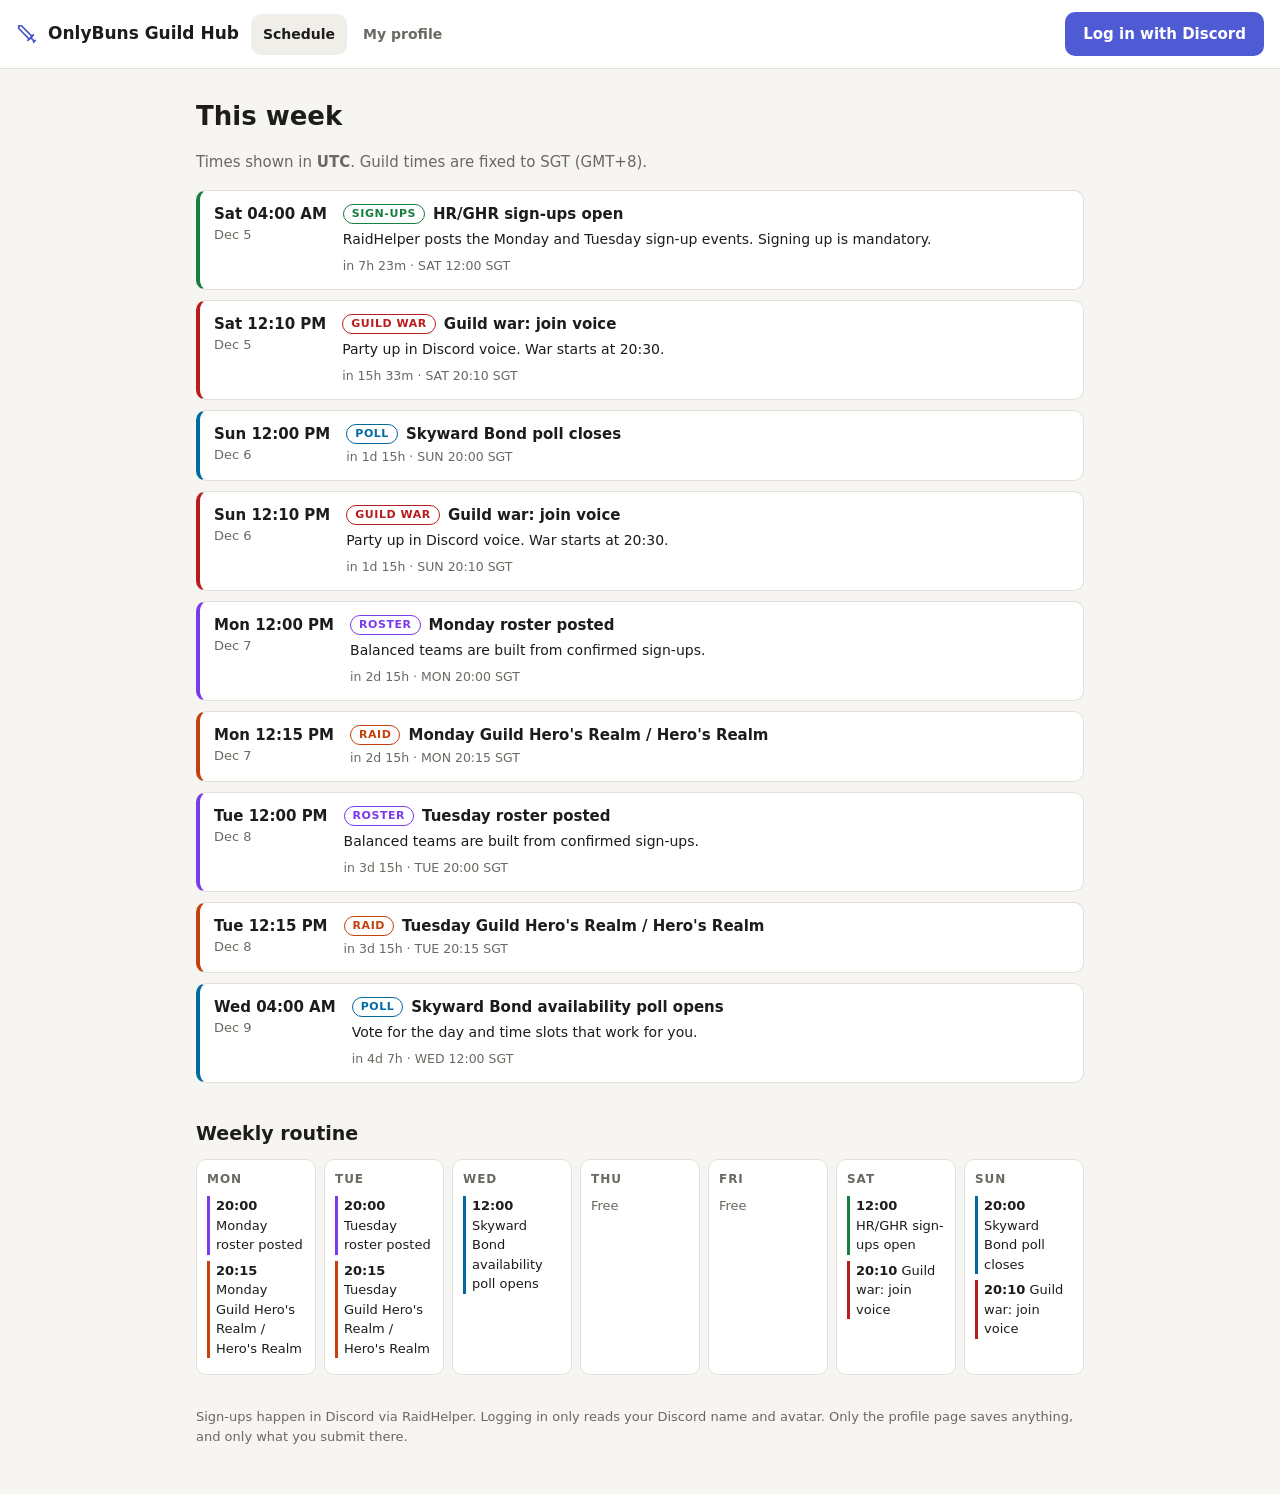
<file: index.html>
<!doctype html>
<html lang="en">
<head>
  <meta charset="utf-8">
  <meta name="viewport" content="width=device-width, initial-scale=1">
  <meta http-equiv="Content-Security-Policy" content="default-src 'self'; script-src 'self'; style-src 'self' https://fonts.googleapis.com; font-src https://fonts.gstatic.com; img-src 'self' https://cdn.discordapp.com; connect-src https://discord.com https://140.245.96.135; base-uri 'none'; form-action 'none'; object-src 'none'">
  <meta name="referrer" content="no-referrer">
  <title>OnlyBuns Guild Hub</title>
  <meta name="description" content="Weekly raid, guild war and poll schedule for the OnlyBuns guild.">
  <link rel="preconnect" href="https://fonts.gstatic.com" crossorigin>
  <link rel="stylesheet" href="https://fonts.googleapis.com/css2?family=IBM+Plex+Sans:wght@400;500;600&amp;family=Space+Grotesk:wght@500;600;700&amp;display=swap">
  <link rel="stylesheet" href="css/base.css?v=202610080831">
  <link rel="stylesheet" href="css/schedule.css?v=202610080831">
</head>
<body>
  <header class="top">
    <div class="brand">
      <svg class="logo" width="22" height="22" viewBox="0 0 24 24" fill="none" stroke="currentColor" stroke-width="1.8" stroke-linecap="round" stroke-linejoin="round" aria-hidden="true"><path d="M14.5 17.5 3 6V3h3l11.5 11.5"></path><path d="m13 19 6-6"></path><path d="m16 16 4 4"></path><path d="m19 21 2-2"></path></svg>
      <span>OnlyBuns Guild Hub</span>
    </div>
    <nav class="nav"><a href="./" aria-current="page">Schedule</a><a href="profile.html">My profile</a><a href="roster.html" class="officer-only" hidden>Roster</a><a href="responses.html" class="officer-only" hidden>Responses</a></nav>
    <div id="auth"></div>
  </header>

  <main>
    <section id="welcome" class="card" hidden></section>

    <section>
      <h1>This week</h1>
      <p class="muted">Times shown in <strong id="tz"></strong>. Guild times are fixed to SGT (GMT+8).</p>
      <ol id="upcoming" class="events"></ol>
    </section>

    <section>
      <h2>Weekly routine</h2>
      <div id="routine" class="grid"></div>
    </section>
  </main>

  <footer class="muted">
    Sign-ups happen in Discord via RaidHelper. Logging in only reads your Discord name and avatar. Only the profile page saves anything, and only what you submit there.
  </footer>

  <script type="module" src="js/pages/schedule.js?v=202610080831"></script>
</body>
</html>
</file>
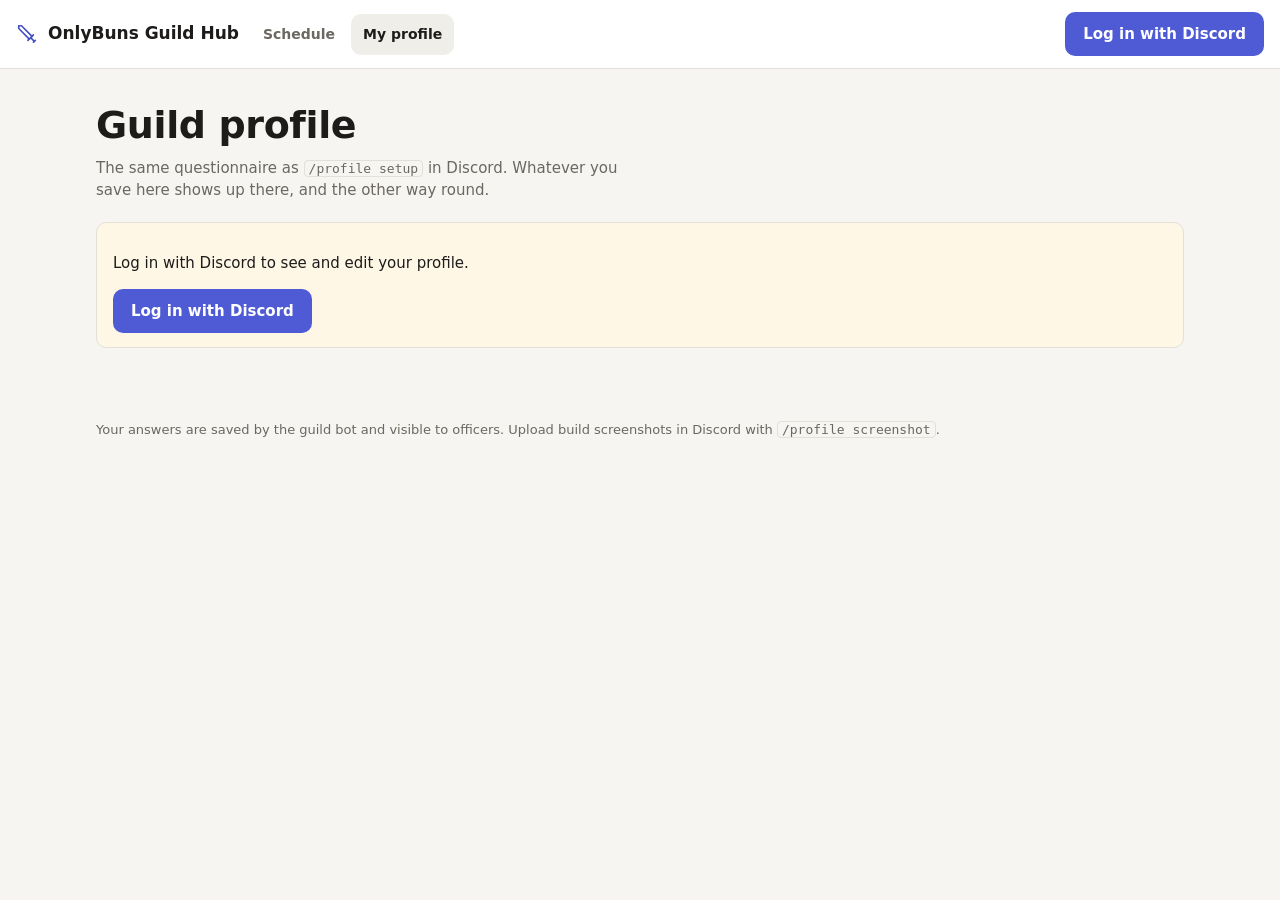
<file: profile.html>
<!doctype html>
<html lang="en">
<head>
  <meta charset="utf-8">
  <meta name="viewport" content="width=device-width, initial-scale=1">
  <meta http-equiv="Content-Security-Policy" content="default-src 'self'; script-src 'self'; style-src 'self' https://fonts.googleapis.com; font-src https://fonts.gstatic.com; img-src 'self' https://cdn.discordapp.com; connect-src https://discord.com https://140.245.96.135; base-uri 'none'; form-action 'none'; object-src 'none'">
  <meta name="referrer" content="no-referrer">
  <title>Guild Profile</title>
  <meta name="description" content="Fill in or update your OnlyBuns guild member profile.">
  <link rel="preconnect" href="https://fonts.gstatic.com" crossorigin>
  <link rel="stylesheet" href="https://fonts.googleapis.com/css2?family=IBM+Plex+Sans:wght@400;500;600&amp;family=Space+Grotesk:wght@500;600;700&amp;display=swap">
  <link rel="stylesheet" href="css/base.css?v=202610080831">
  <link rel="stylesheet" href="css/profile.css?v=202610080831">
</head>
<body>
  <header class="top">
    <div class="brand">
      <svg class="logo" width="22" height="22" viewBox="0 0 24 24" fill="none" stroke="currentColor" stroke-width="1.8" stroke-linecap="round" stroke-linejoin="round" aria-hidden="true"><path d="M14.5 17.5 3 6V3h3l11.5 11.5"></path><path d="m13 19 6-6"></path><path d="m16 16 4 4"></path><path d="m19 21 2-2"></path></svg>
      <span>OnlyBuns Guild Hub</span>
    </div>
    <nav class="nav"><a href="./">Schedule</a><a href="profile.html" aria-current="page">My profile</a><a href="roster.html" class="officer-only" hidden>Roster</a><a href="responses.html" class="officer-only" hidden>Responses</a></nav>
    <div id="auth"></div>
  </header>

  <main class="wide">
    <div class="pf-hero">
      <div class="pf-hero-text">
        <h1>Guild profile</h1>
        <p class="lede">The same questionnaire as <code>/profile setup</code> in Discord. Whatever you save here shows up there, and the other way round.</p>
      </div>
      <div id="progress" class="pf-progress" hidden></div>
    </div>
    <section id="status" class="card" hidden></section>
    <div id="layout" class="pf-layout" hidden>
      <nav id="rail" class="pf-rail" aria-label="Profile sections"></nav>
      <div id="profile" class="pf-main"></div>
    </div>
  </main>

  <footer class="muted wide">
    Your answers are saved by the guild bot and visible to officers. Upload build screenshots in Discord with <code>/profile screenshot</code>.
  </footer>

  <script type="module" src="js/pages/profile/main.js?v=202610080831"></script>
</body>
</html>
</file>
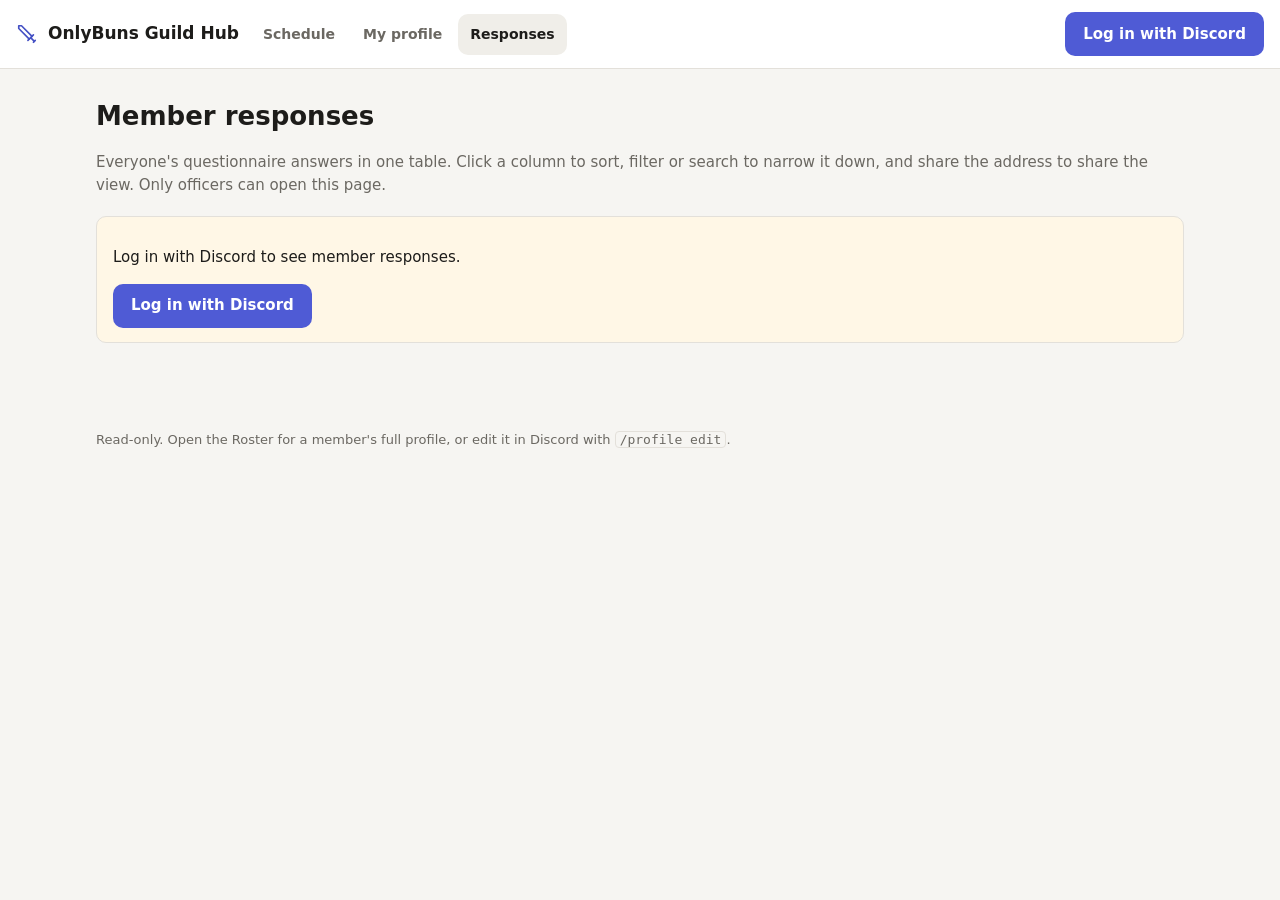
<file: responses.html>
<!doctype html>
<html lang="en">
<head>
  <meta charset="utf-8">
  <meta name="viewport" content="width=device-width, initial-scale=1">
  <meta http-equiv="Content-Security-Policy" content="default-src 'self'; script-src 'self'; style-src 'self' https://fonts.googleapis.com; font-src https://fonts.gstatic.com; img-src 'self' https://cdn.discordapp.com; connect-src https://discord.com https://140.245.96.135; base-uri 'none'; form-action 'none'; object-src 'none'">
  <meta name="referrer" content="no-referrer">
  <title>Member Responses</title>
  <meta name="description" content="Officer table of every guild member's answers, with sorting, filters and search.">
  <link rel="preconnect" href="https://fonts.gstatic.com" crossorigin>
  <link rel="stylesheet" href="https://fonts.googleapis.com/css2?family=IBM+Plex+Sans:wght@400;500;600&amp;family=Space+Grotesk:wght@500;600;700&amp;display=swap">
  <link rel="stylesheet" href="css/base.css?v=202610080831">
  <link rel="stylesheet" href="css/responses.css?v=202610080831">
</head>
<body>
  <header class="top">
    <div class="brand">
      <svg class="logo" width="22" height="22" viewBox="0 0 24 24" fill="none" stroke="currentColor" stroke-width="1.8" stroke-linecap="round" stroke-linejoin="round" aria-hidden="true"><path d="M14.5 17.5 3 6V3h3l11.5 11.5"></path><path d="m13 19 6-6"></path><path d="m16 16 4 4"></path><path d="m19 21 2-2"></path></svg>
      <span>OnlyBuns Guild Hub</span>
    </div>
    <nav class="nav"><a href="./">Schedule</a><a href="profile.html">My profile</a><a href="roster.html" class="officer-only" hidden>Roster</a><a href="responses.html" class="officer-only" aria-current="page">Responses</a></nav>
    <div id="auth"></div>
  </header>

  <main class="wide">
    <h1>Member responses</h1>
    <p class="muted">Everyone's questionnaire answers in one table. Click a column to sort, filter or search to narrow it down, and share the address to share the view. Only officers can open this page.</p>
    <section id="status" class="card" hidden></section>
    <div id="tools" class="tools" hidden></div>
    <p id="count" class="muted"></p>
    <div id="table-wrap" class="table-wrap" hidden>
      <table class="responses">
        <thead id="thead"></thead>
        <tbody id="tbody"></tbody>
      </table>
    </div>
  </main>

  <footer class="muted wide">
    Read-only. Open the Roster for a member's full profile, or edit it in Discord with <code>/profile edit</code>.
  </footer>

  <script type="module" src="js/pages/responses.js?v=202610080831"></script>
</body>
</html>
</file>
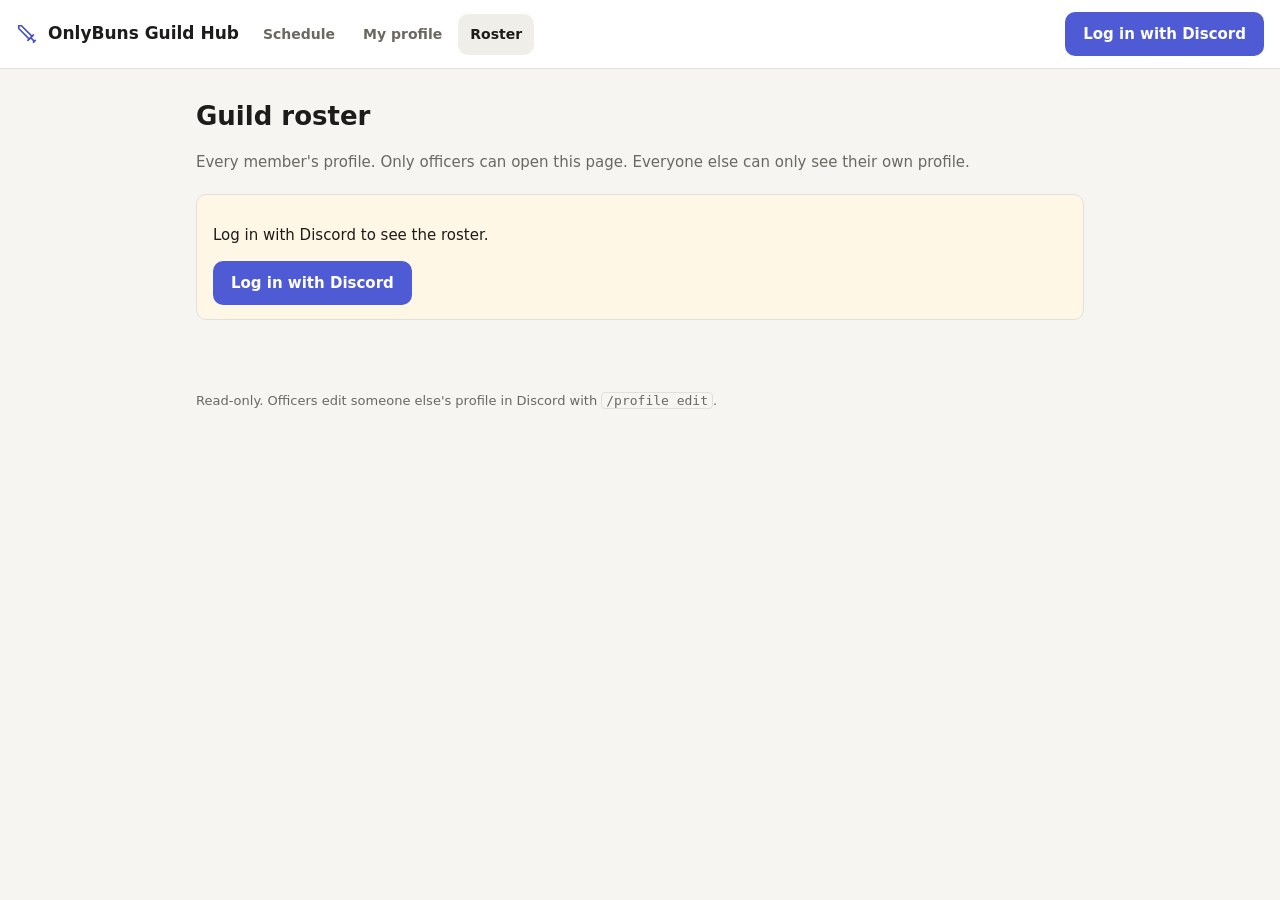
<file: roster.html>
<!doctype html>
<html lang="en">
<head>
  <meta charset="utf-8">
  <meta name="viewport" content="width=device-width, initial-scale=1">
  <meta http-equiv="Content-Security-Policy" content="default-src 'self'; script-src 'self'; style-src 'self' https://fonts.googleapis.com; font-src https://fonts.gstatic.com; img-src 'self' https://cdn.discordapp.com; connect-src https://discord.com https://140.245.96.135; base-uri 'none'; form-action 'none'; object-src 'none'">
  <meta name="referrer" content="no-referrer">
  <title>Guild Roster</title>
  <meta name="description" content="Officer view of every OnlyBuns guild member profile.">
  <link rel="preconnect" href="https://fonts.gstatic.com" crossorigin>
  <link rel="stylesheet" href="https://fonts.googleapis.com/css2?family=IBM+Plex+Sans:wght@400;500;600&amp;family=Space+Grotesk:wght@500;600;700&amp;display=swap">
  <link rel="stylesheet" href="css/base.css?v=202610080831">
  <link rel="stylesheet" href="css/roster.css?v=202610080831">
</head>
<body>
  <header class="top">
    <div class="brand">
      <svg class="logo" width="22" height="22" viewBox="0 0 24 24" fill="none" stroke="currentColor" stroke-width="1.8" stroke-linecap="round" stroke-linejoin="round" aria-hidden="true"><path d="M14.5 17.5 3 6V3h3l11.5 11.5"></path><path d="m13 19 6-6"></path><path d="m16 16 4 4"></path><path d="m19 21 2-2"></path></svg>
      <span>OnlyBuns Guild Hub</span>
    </div>
    <nav class="nav"><a href="./">Schedule</a><a href="profile.html">My profile</a><a href="roster.html" class="officer-only" aria-current="page">Roster</a><a href="responses.html" class="officer-only" hidden>Responses</a></nav>
    <div id="auth"></div>
  </header>

  <main>
    <h1>Guild roster</h1>
    <p class="muted">Every member's profile. Only officers can open this page. Everyone else can only see their own profile.</p>
    <section id="status" class="card"></section>

    <div id="tools" class="tools" hidden>
      <input id="q" type="search" placeholder="Search name, IGN or weapon" aria-label="Search">
      <select id="interest" aria-label="Interest">
        <option value="">All interests</option>
        <option value="gvg">Guild War (GvG)</option>
        <option value="pve">Skyward Bond / Speedruns</option>
        <option value="social">Casual / Social</option>
      </select>
      <select id="state" aria-label="Status">
        <option value="">Complete or not</option>
        <option value="done">Complete</option>
        <option value="todo">Incomplete</option>
        <option value="gone">Left the server</option>
      </select>
    </div>
    <p id="count" class="muted"></p>
    <div id="roster" class="roster"></div>
  </main>

  <footer class="muted">
    Read-only. Officers edit someone else's profile in Discord with <code>/profile edit</code>.
  </footer>

  <script type="module" src="js/pages/roster.js?v=202610080831"></script>
</body>
</html>
</file>
<file: css/base.css>
/* Shared by every page: design tokens, typography, header, buttons, cards and
   form basics. Page-specific styles live in schedule.css, profile.css and
   roster.css. */

/* ---------- tokens ---------- */
:root {
  color-scheme: light dark;   /* native scrollbars and controls follow the theme */
  --bg: #f6f5f2;
  --surface: #ffffff;
  --surface-2: #f0eee9;
  --sunken: #fbfaf8;
  --text: #1d1c1a;
  --muted: #6b6862;
  --border: #e3e0da;
  --border-strong: #cfcbc3;
  --accent: #4450c4;          /* links and accent text */
  --accent-fill: #4f5bd5;     /* filled buttons and selected states */
  --on-accent: #ffffff;
  --chip-fg: #3a3834;
  --chip-on-bg: #e8eaff;
  --chip-on-border: #4f5bd5;
  --chip-on-fg: #263080;
  --note-bg: #f1f0fb;
  --note-border: #dcdaf2;
  --ok: #15803d;
  --ok-bg: #ecfdf3;
  --warn: #9a5800;
  --warn-bg: #fff7e6;
  --err: #b91c1c;
  --field: #ffffff;
  /* schedule event kinds */
  --raid: #c2410c;
  --roster: #7c3aed;
  --signup: #15803d;
  --poll: #0369a1;
  --war: #b91c1c;
}
@media (prefers-color-scheme: dark) {
  :root {
    --bg: #111114;
    --surface: #18181c;
    --surface-2: #23232a;
    --sunken: #111114;
    --text: #ecebe8;
    --muted: #a09d95;
    --border: #26262d;
    --border-strong: #34343c;
    --accent: #a3aaff;
    --accent-fill: #4f5bd5;
    --chip-fg: #cfccc5;
    --chip-on-bg: #262a5c;
    --chip-on-border: #7c86ff;
    --chip-on-fg: #e4e6ff;
    --note-bg: #1f1e26;
    --note-border: #2e2d3a;
    --ok: #4ade80;
    --ok-bg: #15291d;
    --warn: #f5c27a;
    --warn-bg: #33280f;
    --err: #f59393;
    --field: #111114;
    --raid: #fb923c;
    --roster: #a78bfa;
    --signup: #4ade80;
    --poll: #38bdf8;
    --war: #f87171;
  }
}

/* ---------- page ---------- */
* { box-sizing: border-box; }
body {
  margin: 0;
  background: var(--bg);
  color: var(--text);
  font: 15px/1.5 "IBM Plex Sans", system-ui, -apple-system, "Segoe UI", sans-serif;
}
main, footer { max-width: 920px; margin: 0 auto; padding: 0 16px; }
main.wide, footer.wide { max-width: 1120px; }
footer { padding: 32px 16px 48px; font-size: 13px; }

h1, h2, h3, h4, .brand { font-family: "Space Grotesk", "IBM Plex Sans", system-ui, sans-serif; }
h1 { font-size: 26px; margin: 28px 0 4px; }
h2 { font-size: 19px; margin: 36px 0 12px; }
h3 { font-size: 12px; letter-spacing: .08em; margin: 0 0 8px; color: var(--muted); }
h4 { font-size: 14px; margin: 22px 0 8px; }
a { color: var(--accent); }
.muted { color: var(--muted); }
.eyebrow { margin: 0 0 6px; font-size: 13px; font-weight: 600; letter-spacing: .08em; text-transform: uppercase; color: var(--accent); }
code { font-size: 13px; background: var(--bg); border: 1px solid var(--border); border-radius: 4px; padding: 0 4px; }

/* ---------- header ---------- */
.top {
  display: flex; flex-wrap: wrap; align-items: center; justify-content: space-between; gap: 12px;
  padding: 12px 16px; border-bottom: 1px solid var(--border); background: var(--surface);
  position: sticky; top: 0; z-index: 1;
}
.brand { display: flex; align-items: center; gap: 10px; font-weight: 700; font-size: 17px; }
.logo { color: var(--accent); flex: none; }
.nav { display: flex; gap: 4px; margin-right: auto; overflow-x: auto; scrollbar-width: none; }
.nav a { white-space: nowrap; color: var(--muted); text-decoration: none; padding: 10px 12px; border-radius: 10px; font-weight: 600; font-size: 14px; }
.nav a:hover { color: var(--text); }
.nav a[aria-current="page"] { color: var(--text); background: var(--surface-2); }
.nav a[hidden] { display: none; }
.user { display: flex; align-items: center; gap: 8px; }
.user img { width: 28px; height: 28px; border-radius: 50%; }
.user span { max-width: 40vw; overflow: hidden; text-overflow: ellipsis; white-space: nowrap; }

/* ---------- buttons ---------- */
.btn {
  font: inherit; font-weight: 600; border: 0; border-radius: 10px;
  min-height: 44px; padding: 0 18px; cursor: pointer; text-decoration: none;
  display: inline-flex; align-items: center; justify-content: center; gap: 8px;
}
.btn.discord, .btn.primary { background: var(--accent-fill); color: var(--on-accent); }
.btn.discord:hover, .btn.primary:hover { filter: brightness(1.08); }
.btn.secondary { background: transparent; color: var(--text); border: 1px solid var(--border-strong); }
.btn.ghost { background: transparent; color: var(--muted); border: 1px solid var(--border-strong); min-height: 40px; padding: 0 12px; font-size: 14px; font-weight: 500; }
.btn.danger-text { background: transparent; color: var(--err); padding: 0 10px; }
.btn:disabled { opacity: .6; cursor: default; }

/* ---------- cards ---------- */
.card { margin-top: 20px; padding: 14px 16px; border-radius: 10px; border: 1px solid var(--border); background: var(--surface); }
.card.ok { background: var(--ok-bg); }
.card.warn { background: var(--warn-bg); }
.card[hidden] { display: none; }

/* member status pill (roster, responses) */
.pill-tag { font-size: 12px; font-weight: 700; border-radius: 999px; padding: 2px 10px; border: 1px solid currentColor; white-space: nowrap; }
.pill-tag.done { color: var(--ok); }
.pill-tag.todo { color: var(--warn); }
.pill-tag.gone { color: var(--muted); }

/* ---------- forms ---------- */
select, input[type="text"], input[type="search"], textarea {
  font: inherit; color: var(--text); background: var(--field);
  border: 1px solid var(--border-strong); border-radius: 10px; padding: 7px 10px;
}
select:focus-visible, input:focus-visible, textarea:focus-visible,
.btn:focus-visible, a:focus-visible, summary:focus-visible {
  outline: 2px solid var(--accent); outline-offset: 2px;
}

@media (max-width: 420px) {
  .nav { order: 3; width: 100%; }
}
</file>
<file: css/schedule.css>
/* Home page: upcoming events and the weekly routine grid. */

.events { list-style: none; padding: 0; margin: 16px 0 0; display: grid; gap: 10px; }
.event {
  display: flex; gap: 16px; padding: 12px 14px; border-radius: 10px;
  background: var(--surface); border: 1px solid var(--border);
  border-left: 4px solid var(--c, var(--accent));
}
.event .when { min-width: 92px; display: flex; flex-direction: column; }
.event .local { font-weight: 650; font-variant-numeric: tabular-nums; }
.event .date { font-size: 13px; color: var(--muted); }
.event .head { display: flex; flex-wrap: wrap; align-items: center; gap: 8px; }
.event .title { font-weight: 600; }
.event .note { margin: 4px 0; font-size: 14px; }
.event .rel { font-size: 12.5px; }
.tag {
  font-size: 11px; font-weight: 700; text-transform: uppercase; letter-spacing: .05em;
  color: var(--c); border: 1px solid currentColor; border-radius: 999px; padding: 1px 8px;
}

/* event kind -> colour */
.raid { --c: var(--raid); }
.roster { --c: var(--roster); }
.signup { --c: var(--signup); }
.poll { --c: var(--poll); }
.war { --c: var(--war); }

.grid { display: grid; grid-template-columns: repeat(7, 1fr); gap: 8px; }
.day { background: var(--surface); border: 1px solid var(--border); border-radius: 10px; padding: 10px; min-width: 0; }
.day p { margin: 0 0 6px; font-size: 13px; }
.mini { border-left: 3px solid var(--c); padding-left: 6px; }
.mini b { font-variant-numeric: tabular-nums; }

@media (max-width: 760px) {
  .grid { grid-template-columns: repeat(2, 1fr); }
}
@media (max-width: 420px) {
  .event { flex-direction: column; gap: 4px; }
  .grid { grid-template-columns: 1fr; }
}
</file>
<file: css/profile.css>
/* Profile page: hero + progress, section rail, section cards, form controls,
   builds and the build editor. Everything here is prefixed pf-. */

main.wide { padding-bottom: 40px; }

/* ---------- hero + progress ---------- */
.pf-hero { display: flex; flex-wrap: wrap; align-items: flex-end; justify-content: space-between; gap: 20px 40px; margin-top: 36px; }
.pf-hero-text { flex: 1 1 420px; min-width: 0; }
.pf-hero h1 { margin: 0; font-size: 38px; line-height: 1.1; letter-spacing: -.01em; }
.lede { margin: 10px 0 0; color: var(--muted); max-width: 560px; }
.pf-progress { flex: 0 1 340px; min-width: 260px; background: var(--surface); border: 1px solid var(--border); border-radius: 16px; padding: 16px 18px; }
.pf-progress[hidden] { display: none; }
.pf-progress-head { display: flex; justify-content: space-between; align-items: baseline; gap: 12px; font-weight: 600; }
.pf-progress-head span + span { font-weight: 400; color: var(--muted); font-size: 13px; text-align: right; }
.pf-bar { display: grid; grid-auto-flow: column; grid-auto-columns: minmax(0, 1fr); gap: 6px; margin-top: 12px; }
.pf-bar span { height: 6px; border-radius: 3px; background: var(--border-strong); }
.pf-bar span.done { background: var(--ok); }
.pf-progress p { margin: 10px 0 0; font-size: 13px; color: var(--warn); }
.pf-progress p.ok { color: var(--ok); }

/* ---------- layout + section rail ---------- */
.pf-layout { display: flex; flex-wrap: wrap; gap: 32px; margin-top: 36px; align-items: flex-start; }
.pf-layout[hidden] { display: none; }
.pf-main { flex: 999 1 560px; min-width: 0; display: flex; flex-direction: column; gap: 20px; }
.pf-rail { flex: 1 1 220px; max-width: 260px; display: flex; flex-direction: column; gap: 6px; position: relative; }
.pf-rail a { display: flex; align-items: center; gap: 12px; min-height: 52px; padding: 8px 12px; border-radius: 12px; color: var(--text); text-decoration: none; border: 1px solid transparent; }
.pf-rail a:hover { background: var(--surface); border-color: var(--border); }
.pf-rail a.is-active { background: var(--surface); border-color: var(--border-strong); box-shadow: inset 3px 0 0 var(--accent-fill); }
.pf-mark { width: 26px; height: 26px; flex: none; border-radius: 50%; display: flex; align-items: center; justify-content: center; font-size: 13px; font-weight: 700; background: var(--surface-2); color: var(--muted); }
.rail-text { display: flex; flex-direction: column; min-width: 0; }
.rail-name { font-weight: 600; }
.rail-status { font-size: 13px; color: var(--muted); }
.is-done .pf-mark { background: var(--ok-bg); color: var(--ok); }
.is-done .rail-status { color: var(--ok); }
.is-todo .pf-mark { background: var(--warn-bg); color: var(--warn); }
.is-todo .rail-status { color: var(--warn); }

/* ---------- section card + pager ---------- */
.pf-card { background: var(--surface); border: 1px solid var(--border); border-radius: 18px; }
.pf-card-head { display: flex; flex-wrap: wrap; align-items: center; gap: 6px 14px; padding: 24px 28px 20px; }
.pf-card-head h2 { margin: 0; font-size: 24px; font-weight: 600; }
.pf-card-head h2:focus { outline: none; }
.pf-why { flex: 1 1 100%; margin: 0; font-size: 13px; color: var(--muted); }
.pf-body { padding: 0 28px 28px; display: flex; flex-direction: column; gap: 24px; }
.pf-status { display: inline-flex; align-items: center; gap: 6px; font-size: 13px; font-weight: 600; }
.pf-status.done { color: var(--ok); }
.pf-status.todo { color: var(--warn); }
.pf-status.opt { color: var(--muted); border: 1px solid var(--border-strong); border-radius: 999px; padding: 2px 10px; font-size: 12px; }
.pf-pager { display: flex; align-items: center; justify-content: space-between; gap: 12px; }

/* ---------- fields ---------- */
.pf-field { border: 0; margin: 0; padding: 0; min-width: 0; display: flex; flex-direction: column; gap: 8px; }
.pf-field > label { font-weight: 600; font-size: 14px; }
.pf-field > legend { float: left; width: 100%; padding: 0; margin-bottom: 10px; font-weight: 600; font-size: 14px; display: flex; justify-content: space-between; gap: 12px; }
.pf-field > legend + * { clear: both; }
.pf-sub { font-weight: 400; color: var(--muted); }
.pf-sub.warn { color: var(--warn); }
.pf-sub.ok { color: var(--ok); }
.pf-hint { margin: 0; font-size: 13px; color: var(--muted); }
.pf-two { display: grid; grid-template-columns: repeat(2, minmax(0, 1fr)); gap: 20px; }
.pf-stack { display: flex; flex-direction: column; gap: 8px; }
.pf-input { width: 100%; min-height: 44px; padding: 0 14px; border-radius: 10px; border: 1px solid var(--border-strong); background: var(--sunken); color: var(--text); font: inherit; }
textarea.pf-input { padding: 10px 14px; min-height: 88px; resize: vertical; }
.pf-callout { display: flex; gap: 14px; padding: 16px 18px; border-radius: 12px; background: var(--note-bg); border: 1px solid var(--note-border); }
.pf-callout svg { flex: none; margin-top: 2px; color: var(--accent); }
.pf-callout p { margin: 0; font-size: 14px; }

/* ---------- choice controls (real inputs, visually hidden) ---------- */
.pf-chip, .pf-opt, .pf-seg label { position: relative; display: block; }
.pf-chip input, .pf-seg input, .pf-opt input { position: absolute; opacity: 0; width: 1px; height: 1px; margin: 0; }
.pf-chip input:focus-visible + span, .pf-seg input:focus-visible + span, .pf-opt input:focus-visible + .pf-opt-body { outline: 2px solid var(--accent); outline-offset: 2px; }

/* chips */
.pf-chips { display: flex; flex-wrap: wrap; gap: 6px; }
.pf-chip span { display: inline-flex; align-items: center; min-height: 44px; padding: 0 16px; border-radius: 999px; border: 1px solid var(--border-strong); color: var(--chip-fg); font-size: 14px; cursor: pointer; user-select: none; }
.pf-chips.small .pf-chip span { min-height: 40px; padding: 0 12px; font-size: 13px; }
.pf-chip input:checked + span { background: var(--chip-on-bg); border-color: var(--chip-on-border); color: var(--chip-on-fg); font-weight: 600; }
.pf-chip input:disabled + span { opacity: .45; cursor: not-allowed; }

/* segmented */
.pf-seg { display: inline-flex; flex-wrap: wrap; gap: 2px; padding: 4px; border-radius: 12px; background: var(--sunken); border: 1px solid var(--border); align-self: flex-start; }
.pf-seg span { display: inline-flex; align-items: center; justify-content: center; min-height: 40px; min-width: 64px; padding: 0 16px; border-radius: 9px; color: var(--muted); cursor: pointer; user-select: none; }
.pf-seg input:checked + span { background: var(--accent-fill); color: var(--on-accent); font-weight: 600; }
.pf-seg.tiers span { min-width: 38px; padding: 0 6px; font-size: 13px; font-weight: 600; }

/* option cards */
.pf-opts { display: grid; grid-template-columns: repeat(2, minmax(0, 1fr)); gap: 8px; }
.pf-opt-body { display: flex; align-items: center; gap: 12px; min-height: 52px; padding: 8px 16px; border-radius: 12px; border: 1px solid var(--border-strong); cursor: pointer; color: var(--chip-fg); }
.pf-opt input:checked + .pf-opt-body { background: var(--chip-on-bg); border-color: var(--chip-on-border); color: var(--chip-on-fg); }
.pf-box { width: 20px; height: 20px; flex: none; border-radius: 6px; border: 1.5px solid var(--border-strong); display: flex; align-items: center; justify-content: center; color: var(--on-accent); }
.pf-opt input[type="radio"] + .pf-opt-body .pf-box { border-radius: 50%; }
.pf-box svg { opacity: 0; }
.pf-opt input:checked + .pf-opt-body .pf-box { background: var(--accent-fill); border-color: var(--accent-fill); }
.pf-opt input:checked + .pf-opt-body .pf-box svg { opacity: 1; }
.pf-opt-text { display: flex; flex-direction: column; }
.pf-opt-text b { font-weight: 600; }
.pf-opt-sub { font-size: 13px; color: var(--muted); }

/* rating rows */
.pf-rates { display: flex; flex-direction: column; gap: 10px; }
.pf-rate { display: flex; flex-wrap: wrap; align-items: center; justify-content: space-between; gap: 8px 16px; }

/* ---------- save bar + notes ---------- */
.pf-save { display: flex; flex-wrap: wrap; align-items: center; justify-content: flex-end; gap: 12px; padding-top: 20px; border-top: 1px solid var(--border); }
.pf-note { font-size: 13px; color: var(--muted); }
.pf-note.dirty, .pf-note.todo { color: var(--warn); }
.pf-note.ok { color: var(--ok); }
.pf-note.err { color: var(--err); }
.pf-warn { margin: 0; font-size: 13px; color: var(--warn); }
.pf-warn:empty { display: none; }

/* ---------- builds ---------- */
.pf-builds { display: flex; flex-direction: column; gap: 10px; padding-top: 22px; border-top: 1px solid var(--border); }
.pf-builds-head { display: flex; flex-wrap: wrap; justify-content: space-between; align-items: baseline; gap: 8px; }
.pf-builds-head h3 { margin: 0; font-size: 17px; font-weight: 600; letter-spacing: 0; color: var(--text); }
.pf-build-row { display: flex; flex-wrap: wrap; align-items: center; gap: 12px 16px; padding: 14px 16px; border-radius: 12px; background: var(--sunken); border: 1px solid var(--border-strong); }
.pf-build-info { flex: 1 1 240px; min-width: 0; display: flex; flex-direction: column; }
.pf-build-info b { font-weight: 600; }
.pf-build-info span { font-size: 13px; color: var(--muted); }
.pf-main-tag { display: inline-flex; align-items: center; gap: 4px; font-size: 12px; font-weight: 700; color: var(--accent); letter-spacing: .04em; text-transform: uppercase; }
.btn.add { width: 100%; min-height: 52px; border: 1.5px dashed var(--border-strong); background: transparent; color: var(--accent); border-radius: 12px; }

/* build editor */
.pf-editor { border: 1px solid var(--chip-on-border); border-radius: 16px; padding: 22px; background: var(--sunken); display: flex; flex-direction: column; gap: 22px; }
.pf-editor-head { display: flex; flex-wrap: wrap; align-items: flex-start; justify-content: space-between; gap: 12px 16px; }
.pf-editor-head h4 { margin: 2px 0 0; font-size: 21px; font-weight: 600; }
.pf-editor-head .eyebrow { font-size: 12px; margin: 0; }
.btn.pf-main-toggle[aria-pressed="true"] { background: var(--chip-on-bg); border: 1px solid var(--chip-on-border); color: var(--chip-on-fg); cursor: default; }
.pf-weapon { display: flex; flex-direction: column; gap: 8px; }
.pf-art { align-self: flex-start; font-size: 12px; font-weight: 600; color: var(--chip-on-fg); background: var(--chip-on-bg); border-radius: 999px; padding: 2px 10px; }
.pf-art:empty { display: none; }
.pf-iw { display: flex; flex-direction: column; gap: 8px; }
.pf-iw-row { display: flex; flex-wrap: wrap; align-items: center; gap: 10px; padding: 10px 12px; border-radius: 12px; background: var(--surface); border: 1px solid var(--border); }
.pf-iw-row .n { width: 22px; text-align: center; color: var(--muted); font-size: 13px; }
.pf-iw-row select { flex: 1 1 220px; min-width: 0; width: auto; }
.pf-editor .pf-save { padding-top: 18px; }
.pf-editor .pf-save .btn.danger-text { margin-right: auto; }

/* ---------- small screens ---------- */
@media (max-width: 760px) {
  .pf-hero h1 { font-size: 30px; }
  .pf-layout { gap: 20px; margin-top: 24px; }
  /* the rail becomes a sideways chip row */
  .pf-rail { flex: 1 1 100%; max-width: none; flex-direction: row; overflow-x: auto; margin: 0 -16px; padding: 0 16px 4px; scrollbar-width: none; }
  .pf-rail::-webkit-scrollbar { display: none; }
  .pf-rail a { flex: none; min-height: 44px; padding: 6px 14px 6px 8px; border: 1px solid var(--border-strong); border-radius: 999px; }
  .pf-rail a.is-active { box-shadow: none; background: var(--chip-on-bg); border-color: var(--chip-on-border); color: var(--chip-on-fg); }
  .pf-rail .rail-status { display: none; }
  .pf-card-head { padding: 18px 18px 16px; }
  .pf-body { padding: 0 18px 20px; }
  .pf-pager .pf-note { display: none; }
  .pf-editor { padding: 16px; }
}
@media (max-width: 560px) {
  .pf-two, .pf-opts { grid-template-columns: 1fr; }
  .pf-progress { flex: 1 1 100%; }
}
</file>
<file: css/responses.css>
/* Officer responses table: toolbar, column picker, sortable sticky table. */

main.wide { padding-bottom: 40px; }

.tools { display: flex; flex-wrap: wrap; align-items: center; gap: 8px; margin-top: 18px; }
.tools[hidden] { display: none; }
.tools input[type="search"] { flex: 2 1 220px; min-height: 44px; }
.tools select { flex: 1 1 160px; min-height: 44px; }

/* column picker */
.columns { position: relative; }
.columns > summary { list-style: none; }
.columns > summary::-webkit-details-marker { display: none; }
.columns fieldset {
  position: absolute; right: 0; top: calc(100% + 6px); z-index: 2;
  display: grid; gap: 2px; min-width: 220px; max-height: 60vh; overflow: auto;
  margin: 0; padding: 8px; border: 1px solid var(--border-strong); border-radius: 12px;
  background: var(--surface); box-shadow: 0 8px 24px rgb(0 0 0 / .25);
}
.columns label { display: flex; align-items: center; gap: 8px; min-height: 36px; padding: 0 8px; border-radius: 8px; cursor: pointer; font-size: 14px; }
.columns label:hover { background: var(--surface-2); }
.columns input { accent-color: var(--accent-fill); }
.sr-only { position: absolute; width: 1px; height: 1px; overflow: hidden; clip: rect(0 0 0 0); white-space: nowrap; }

/* table */
.table-wrap { margin-top: 8px; overflow: auto; max-height: 75vh; border: 1px solid var(--border); border-radius: 12px; background: var(--surface); }
.table-wrap[hidden] { display: none; }
.responses { width: 100%; border-collapse: separate; border-spacing: 0; font-size: 14px; }
.responses th, .responses td { padding: 10px 12px; text-align: left; vertical-align: top; border-bottom: 1px solid var(--border); }
.responses td { min-width: 120px; max-width: 280px; }
.responses tbody tr:last-child > * { border-bottom: 0; }
.responses tbody tr:hover > * { background: var(--surface-2); }
.responses .num { text-align: right; font-variant-numeric: tabular-nums; }
.responses td.blank { color: var(--muted); }
.responses td.empty { text-align: center; color: var(--muted); padding: 32px; max-width: none; }

/* sticky header row and member column */
.responses thead th { position: sticky; top: 0; z-index: 1; background: var(--surface-2); padding: 0; white-space: nowrap; }
.responses thead th:first-child { left: 0; z-index: 2; }
.responses tbody th { position: sticky; left: 0; background: var(--surface); min-width: 150px; font-weight: 600; }
.responses tbody th .name { display: block; }
.responses tbody th .sub { display: block; font-size: 12px; font-weight: 400; color: var(--muted); }

.sort { display: flex; align-items: center; gap: 6px; width: 100%; min-height: 44px; padding: 0 12px; border: 0; background: none; color: var(--text); font: inherit; font-weight: 600; text-align: left; cursor: pointer; }
.sort:hover { color: var(--accent); }
.num .sort { justify-content: flex-end; }
.sort .arrow { font-size: 10px; color: var(--accent); min-width: 10px; }
</file>
<file: css/roster.css>
/* Officer roster: filters, member rows and their expanded details. */

.tools { display: flex; flex-wrap: wrap; gap: 8px; margin-top: 18px; }
.tools[hidden] { display: none; }
.tools input, .tools select { width: auto; flex: 1 1 180px; max-width: none; }

.roster { display: grid; gap: 8px; margin-bottom: 24px; }
.member { background: var(--surface); border: 1px solid var(--border); border-radius: 10px; }
.member > summary {
  cursor: pointer; list-style: none; padding: 10px 14px;
  display: grid; grid-template-columns: minmax(150px, 1.2fr) 2fr auto; gap: 12px; align-items: center;
}
.member > summary::-webkit-details-marker { display: none; }
.member[open] > summary { border-bottom: 1px solid var(--border); }
.who { display: flex; align-items: center; gap: 10px; min-width: 0; }
.who img { width: 32px; height: 32px; border-radius: 50%; flex: none; }
.names { display: flex; flex-direction: column; min-width: 0; }
.names > * { overflow: hidden; text-overflow: ellipsis; white-space: nowrap; }
.names .muted { font-size: 13px; }
.glance { display: flex; flex-wrap: wrap; gap: 2px 14px; font-size: 13.5px; min-width: 0; }

.member-body { padding: 4px 14px 14px; }
.member-body h4 { margin: 16px 0 6px; }
.facts { display: grid; grid-template-columns: 140px 1fr; gap: 4px 12px; margin: 0; font-size: 14px; }
.facts dt { color: var(--muted); }
.facts dd { margin: 0; min-width: 0; overflow-wrap: anywhere; }
.build { border: 1px solid var(--border); border-radius: 12px; padding: 12px 14px; margin-top: 10px; background: var(--bg); }
.build .facts { margin-top: 6px; }
.build-head { display: flex; align-items: center; gap: 8px; }
.badge { font-size: 12px; font-weight: 700; color: var(--accent); }

@media (max-width: 640px) {
  .member > summary { grid-template-columns: 1fr auto; }
  .glance { grid-column: 1 / -1; grid-row: 2; }
  .facts { grid-template-columns: 1fr; gap: 0; }
  .facts dd { margin-bottom: 6px; }
}
</file>
